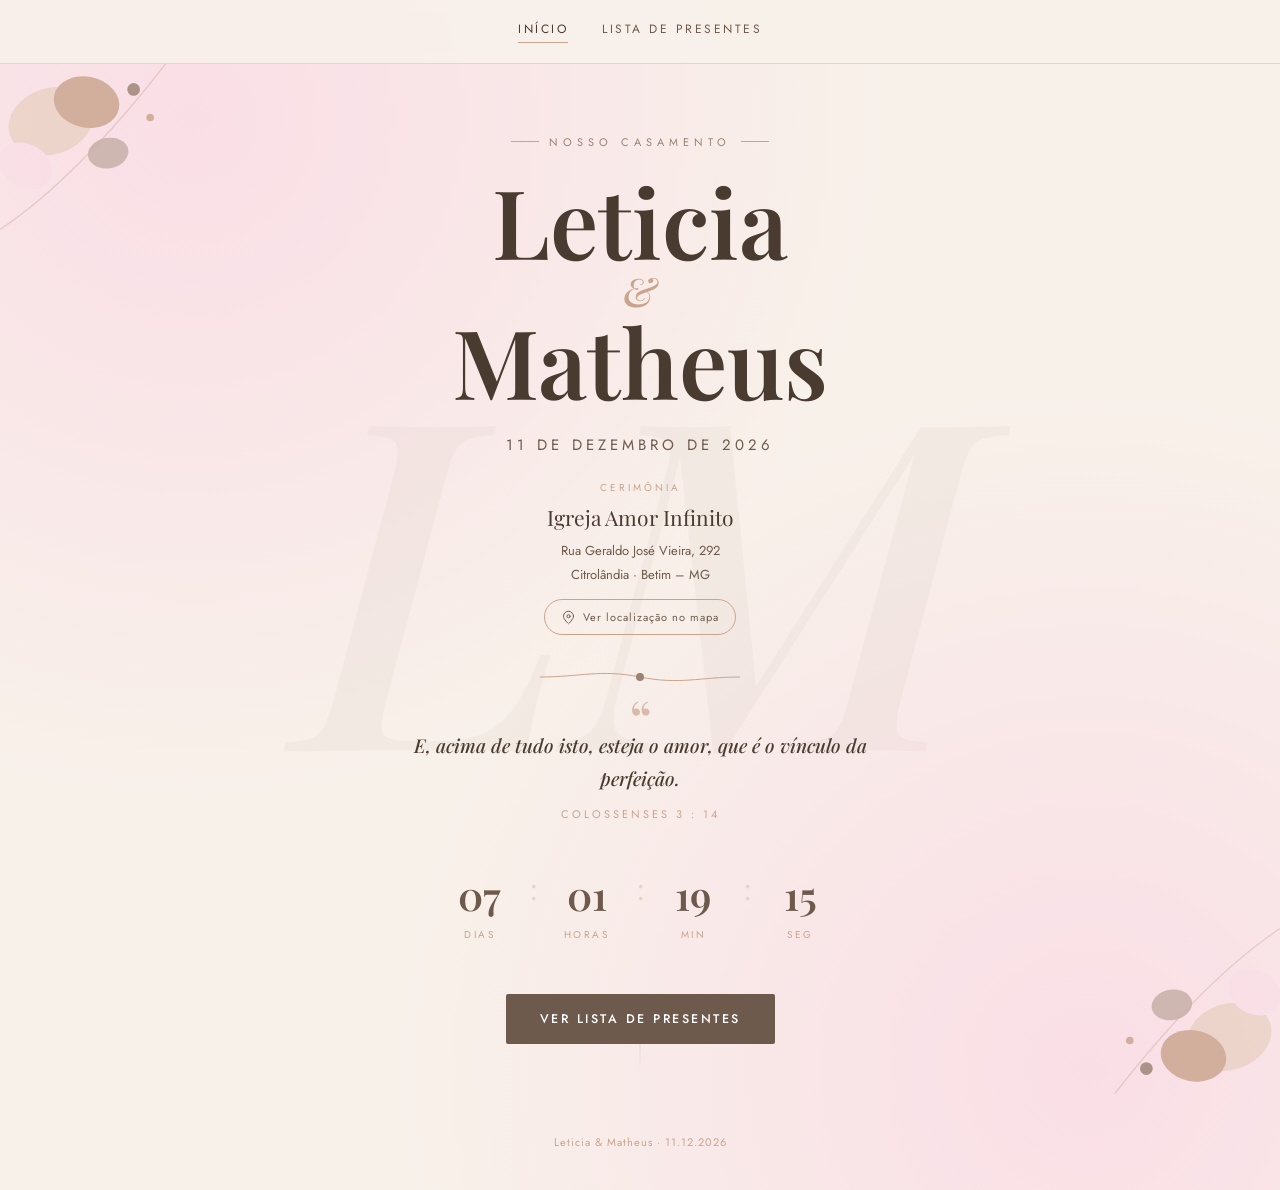
<file: index.html>
<!DOCTYPE html>
<html lang="pt-BR">
<head>
<meta charset="UTF-8">
<meta name="viewport" content="width=device-width, initial-scale=1.0">
<title>Leticia &amp; Matheus | 11.12.2026</title>

<link href="https://fonts.googleapis.com/css2?family=Playfair+Display:ital,wght@0,500;0,600;0,700;1,500&family=Jost:wght@300;400;500&display=swap" rel="stylesheet">
<link rel="stylesheet" href="css/style.css">

<style>
  .hero{
    min-height:100vh;
    display:flex;
    flex-direction:column;
    align-items:center;
    justify-content:center;
    text-align:center;
    padding:70px 24px 50px;
    position:relative;
  }

  .corner{
    position:absolute;
    width:min(280px, 42vw);
    height:auto;
    opacity:0.9;
  }

  .corner.tl{top:0;left:0;}
  .corner.br{bottom:0;right:0;transform:rotate(180deg);}

  .monogram-bg{
    position:absolute;
    top:50%;
    left:50%;
    transform:translate(-50%,-54%);
    font-family:'Playfair Display',serif;
    font-style:italic;
    font-weight:500;
    font-size:min(38vw, 460px);
    color:var(--mocha);
    opacity:0.05;
    line-height:1;
    z-index:0;
    pointer-events:none;
    user-select:none;
  }

  .content{
    position:relative;
    z-index:1;
    display:flex;
    flex-direction:column;
    align-items:center;
  }

  .eyebrow{
    letter-spacing:5px;
    text-transform:uppercase;
    font-size:11px;
    color:var(--mocha);
    margin-bottom:22px;
    opacity:0;
    animation:riseIn .8s ease forwards .1s;
  }

  .eyebrow::before,
  .eyebrow::after{
    content:'';
    display:inline-block;
    width:28px;
    height:1px;
    background:var(--rose);
    vertical-align:middle;
    margin:0 10px 3px;
  }

  h1{
    font-family:'Playfair Display',serif;
    font-weight:600;
    font-size:clamp(44px,9vw,96px);
    margin:0;
    line-height:1;
    color:var(--ink);
    opacity:0;
    animation:riseIn .9s ease forwards .3s;
  }

  .amp{
    display:block;
    font-style:italic;
    font-weight:500;
    color:var(--rose);
    font-size:0.42em;
    margin:2px 0;
  }

  .date-line{
    margin-top:26px;
    font-size:15px;
    letter-spacing:4px;
    color:var(--mocha-dk);
    opacity:0;
    animation:riseIn .8s ease forwards .5s;
  }

  /* Local da cerimônia */
  .local-casamento{
    margin-top:24px;
    display:flex;
    flex-direction:column;
    align-items:center;
    gap:8px;
    text-align:center;
    opacity:0;
    animation:riseIn .8s ease forwards .65s;
  }

  .local-casamento .local-titulo{
    font-size:10px;
    letter-spacing:3px;
    text-transform:uppercase;
    color:var(--rose);
  }

  .local-casamento .local-igreja{
    font-family:'Playfair Display',serif;
    font-size:21px;
    color:var(--ink);
  }

  .local-casamento .local-endereco{
    font-size:13px;
    line-height:1.8;
    color:var(--mocha-dk);
    max-width:320px;
  }

  .local-casamento .local-link{
    display:inline-flex;
    align-items:center;
    justify-content:center;
    gap:7px;
    margin-top:5px;
    padding:9px 16px;
    border:1px solid var(--rose);
    border-radius:30px;
    color:var(--mocha-dk);
    text-decoration:none;
    font-size:11px;
    letter-spacing:1px;
    transition:background .25s ease, color .25s ease;
  }

  .local-casamento .local-link:hover{
    background:var(--rose);
    color:white;
  }

  .local-casamento .local-link svg{
    width:15px;
    height:15px;
    flex-shrink:0;
  }

  .flourish-hero{
    width:200px;
    margin:32px 0;
    opacity:0;
    animation:riseIn .8s ease forwards .6s;
  }

  .verse-block{
    max-width:540px;
    padding:0 30px;
    opacity:0;
    animation:riseIn .8s ease forwards .75s;
  }

  .quote-mark{
    font-family:'Playfair Display',serif;
    font-size:56px;
    color:var(--rose);
    line-height:0;
    display:block;
    margin-bottom:10px;
    opacity:0.7;
  }

  .verse{
    font-family:'Playfair Display',serif;
    font-style:italic;
    font-weight:500;
    font-size:19px;
    line-height:1.75;
    color:var(--ink);
    margin:0 0 10px;
  }

  .verse-ref{
    font-size:11px;
    letter-spacing:3px;
    text-transform:uppercase;
    color:var(--rose);
    margin-bottom:46px;
  }

  .countdown{
    display:flex;
    align-items:center;
    margin-bottom:52px;
    opacity:0;
    animation:riseIn .8s ease forwards .9s;
  }

  .countdown .unit{
    display:flex;
    flex-direction:column;
    align-items:center;
    width:88px;
  }

  .countdown .num{
    font-family:'Playfair Display',serif;
    font-size:40px;
    font-weight:600;
    color:var(--mocha-dk);
    display:block;
    font-variant-numeric:tabular-nums;
  }

  .countdown .label{
    font-size:10px;
    letter-spacing:2.5px;
    text-transform:uppercase;
    color:var(--rose);
    margin-top:6px;
  }

  .countdown .sep{
    font-family:'Playfair Display',serif;
    font-size:28px;
    color:var(--blush);
    margin:0 6px;
    align-self:flex-start;
    margin-top:2px;
  }

  .cta{
    display:inline-flex;
    gap:16px;
    flex-wrap:wrap;
    justify-content:center;
    opacity:0;
    animation:riseIn .8s ease forwards 1.05s;
  }

  .scroll-cue{
    position:absolute;
    bottom:22px;
    left:50%;
    transform:translateX(-50%);
    width:1px;
    height:46px;
    background:linear-gradient(var(--rose), transparent);
    opacity:0.6;
  }

  @keyframes riseIn{
    from{
      opacity:0;
      transform:translateY(14px);
    }
    to{
      opacity:1;
      transform:translateY(0);
    }
  }

  @media (max-width:460px){
    .countdown .unit{width:66px;}
    .countdown .num{font-size:28px;}
    .corner{width:38vw;}
    .verse{font-size:16px;}

    .local-casamento .local-igreja{
      font-size:19px;
    }

    .local-casamento .local-endereco{
      font-size:12px;
      padding:0 12px;
    }
  }

  @media (prefers-reduced-motion:reduce){
    .eyebrow,
    h1,
    .date-line,
    .local-casamento,
    .flourish-hero,
    .verse-block,
    .countdown,
    .cta{
      opacity:1;
      animation:none;
    }

    .local-casamento .local-link{
      transition:none;
    }
  }
</style>
</head>

<body>

<nav class="site-nav">
  <a href="index.html" class="ativo">Início</a>
  <a href="presentes.html">Lista de presentes</a>
</nav>

<div class="hero">

  <svg class="corner tl" viewBox="0 0 220 220" fill="none" xmlns="http://www.w3.org/2000/svg">
    <g opacity="0.9">
      <ellipse cx="40" cy="45" rx="34" ry="26" fill="#E9D2C6" transform="rotate(-18 40 45)"/>
      <ellipse cx="68" cy="30" rx="26" ry="20" fill="#C9A48D" transform="rotate(12 68 30)"/>
      <ellipse cx="20" cy="80" rx="22" ry="17" fill="#FADEE6" transform="rotate(30 20 80)"/>
      <ellipse cx="85" cy="70" rx="16" ry="12" fill="#9C8272" opacity="0.55" transform="rotate(-10 85 70)"/>
      <path d="M0 130 Q60 90 130 0" stroke="#C9A48D" stroke-width="1" fill="none" opacity="0.5"/>
      <circle cx="105" cy="20" r="5" fill="#9C8272"/>
      <circle cx="118" cy="42" r="3" fill="#C9A48D"/>
    </g>
  </svg>

  <svg class="corner br" viewBox="0 0 220 220" fill="none" xmlns="http://www.w3.org/2000/svg">
    <g opacity="0.9">
      <ellipse cx="40" cy="45" rx="34" ry="26" fill="#E9D2C6" transform="rotate(-18 40 45)"/>
      <ellipse cx="68" cy="30" rx="26" ry="20" fill="#C9A48D" transform="rotate(12 68 30)"/>
      <ellipse cx="20" cy="80" rx="22" ry="17" fill="#FADEE6" transform="rotate(30 20 80)"/>
      <ellipse cx="85" cy="70" rx="16" ry="12" fill="#9C8272" opacity="0.55" transform="rotate(-10 85 70)"/>
      <path d="M0 130 Q60 90 130 0" stroke="#C9A48D" stroke-width="1" fill="none" opacity="0.5"/>
      <circle cx="105" cy="20" r="5" fill="#9C8272"/>
      <circle cx="118" cy="42" r="3" fill="#C9A48D"/>
    </g>
  </svg>

  <div class="monogram-bg">LM</div>

  <div class="content">

    <div class="eyebrow">Nosso casamento</div>

    <h1>Leticia<span class="amp">&amp;</span>Matheus</h1>

    <div class="date-line">11 DE DEZEMBRO DE 2026</div>

    <!-- Endereço da cerimônia: único conteúdo novo -->
    <div class="local-casamento">
      <span class="local-titulo">Cerimônia</span>

      <div class="local-igreja">Igreja Amor Infinito</div>

      <div class="local-endereco">
        Rua Geraldo José Vieira, 292<br>
        Citrolândia · Betim – MG
      </div>

      <a
        class="local-link"
        href="https://www.google.com/maps/search/?api=1&amp;query=Igreja+Amor+Infinito%2C+Rua+Geraldo+Jos%C3%A9+Vieira%2C+292%2C+Citrol%C3%A2ndia%2C+Betim%2C+MG"
        target="_blank"
        rel="noopener noreferrer"
        aria-label="Abrir localização da Igreja Amor Infinito no Google Maps"
      >
        <svg viewBox="0 0 24 24" fill="none"
          stroke="currentColor" stroke-width="1.6"
          stroke-linecap="round" stroke-linejoin="round"
          aria-hidden="true">
          <path d="M20 10c0 5-8 12-8 12S4 15 4 10a8 8 0 1 1 16 0Z"/>
          <circle cx="12" cy="10" r="2.5"/>
        </svg>
        Ver localização no mapa
      </a>
    </div>

    <svg class="flourish-hero" viewBox="0 0 200 20" fill="none" xmlns="http://www.w3.org/2000/svg">
      <path d="M0 10 C40 10,60 2,100 10 C140 18,160 10,200 10" stroke="#C9A48D" stroke-width="1" fill="none"/>
      <circle cx="100" cy="10" r="4" fill="#9C8272"/>
    </svg>

    <div class="verse-block">
      <span class="quote-mark">&ldquo;</span>
      <p class="verse">E, acima de tudo isto, esteja o amor, que é o vínculo da perfeição.</p>
      <div class="verse-ref">Colossenses 3 : 14</div>
    </div>

    <div class="countdown" id="countdown">
      <div class="unit">
        <span class="num" id="cd-dias">00</span>
        <span class="label">Dias</span>
      </div>

      <span class="sep">:</span>

      <div class="unit">
        <span class="num" id="cd-horas">00</span>
        <span class="label">Horas</span>
      </div>

      <span class="sep">:</span>

      <div class="unit">
        <span class="num" id="cd-min">00</span>
        <span class="label">Min</span>
      </div>

      <span class="sep">:</span>

      <div class="unit">
        <span class="num" id="cd-seg">00</span>
        <span class="label">Seg</span>
      </div>
    </div>

    <div class="cta">
      <a href="presentes.html" class="btn btn-primary">Ver lista de presentes</a>
    </div>

  </div>

  <div class="scroll-cue"></div>
</div>

<footer class="site-footer">
  Leticia &amp; Matheus · 11.12.2026
</footer>

<script src="js/countdown.js"></script>

</body>
</html>
</file>
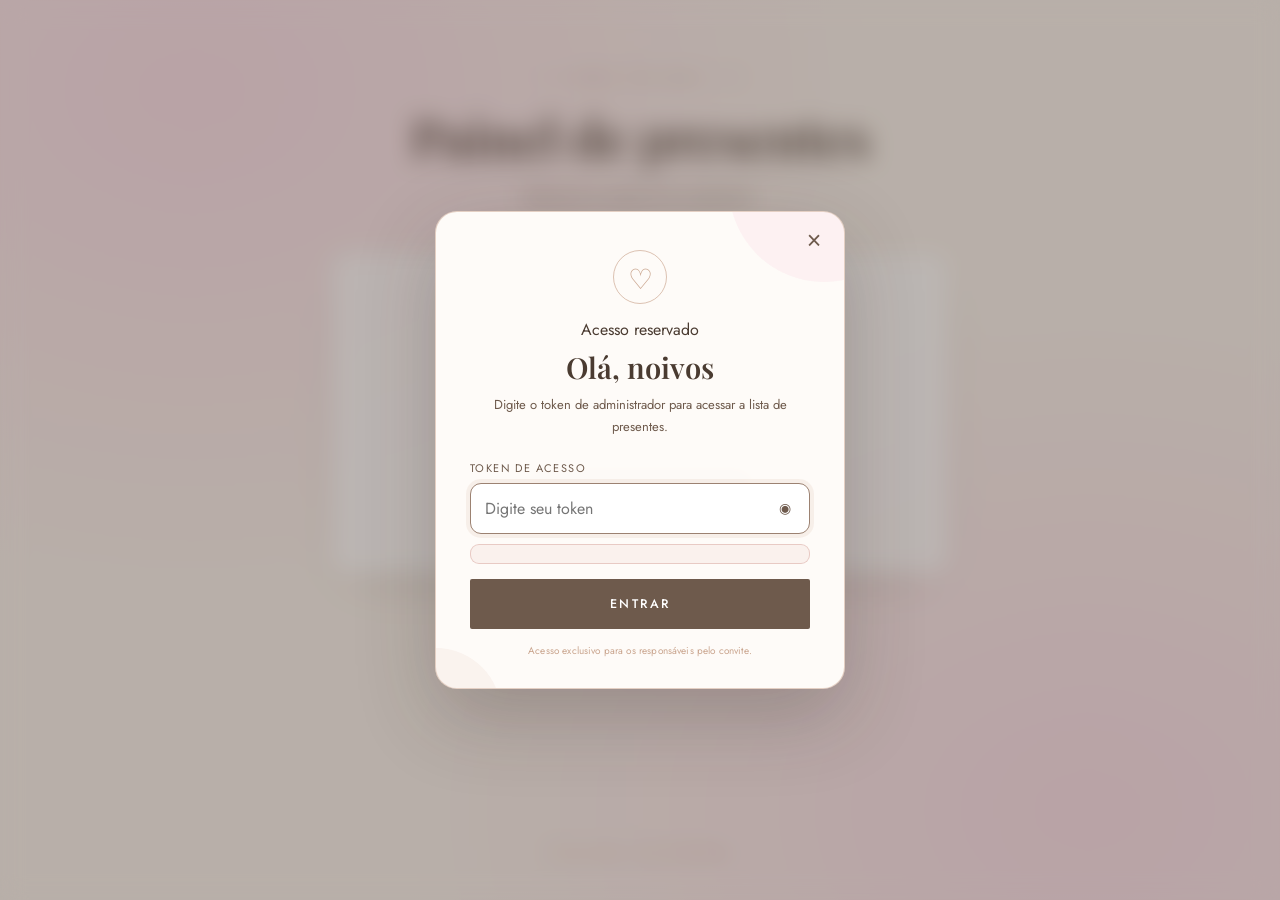
<file: admin.html>
<!DOCTYPE html>
<html lang="pt-BR">
<head>
<meta charset="UTF-8">
<meta name="viewport" content="width=device-width, initial-scale=1.0">
<title>Admin | Leticia & Matheus</title>
<meta name="robots" content="noindex, nofollow">
<link href="https://fonts.googleapis.com/css2?family=Playfair+Display:ital,wght@0,500;0,600;0,700;1,500&family=Jost:wght@300;400;500&display=swap" rel="stylesheet">
<link rel="stylesheet" href="css/style.css">
</head>
<body>

<header class="page-header admin-header">
  <div class="eyebrow">Área privada</div>
  <h1>Painel de presentes</h1>
  <p>Gerencie as reservas do casamento.</p>
</header>

<main class="container admin-main">
  <div class="admin-empty-state">
    <span class="admin-empty-heart">♡</span>
    <h2>Acesso reservado aos noivos</h2>
    <p>Entre para visualizar e liberar os presentes reservados.</p>
    <button type="button" class="btn btn-primary" id="abrir-admin-login">Entrar no painel</button>
  </div>

  <div id="loading-presentes" class="loading oculto">Carregando...</div>
  <table class="admin-tabela" id="tabela-presentes" style="display:none;">
    <thead>
      <tr><th>Item</th><th>Categoria</th><th>Status</th><th>Reservado por</th><th>E-mail</th><th>Ação</th></tr>
    </thead>
    <tbody id="tbody-presentes"></tbody>
  </table>
  <div class="msg erro oculto" id="msg-erro" role="alert">Não foi possível carregar os dados.</div>
</main>

<!-- Modal de acesso administrativo -->
<div class="admin-modal-overlay oculto" id="admin-login-overlay" aria-hidden="true">
  <div class="admin-modal" role="dialog" aria-modal="true" aria-labelledby="admin-modal-title">
    <button type="button" class="admin-modal-close" id="admin-modal-close" aria-label="Fechar">×</button>
    <div class="admin-modal-ornament">♡</div>
    <div class="eyebrow">Acesso reservado</div>
    <h2 id="admin-modal-title">Olá, noivos</h2>
    <p class="admin-modal-text">Digite o token de administrador para acessar a lista de presentes.</p>

    <div class="admin-field">
      <label for="admin-token-input">Token de acesso</label>
      <div class="admin-token-wrap">
        <input type="password" id="admin-token-input" autocomplete="off" placeholder="Digite seu token">
        <button type="button" id="admin-token-toggle" class="admin-token-toggle" aria-label="Mostrar token">◉</button>
      </div>
    </div>

    <div class="admin-login-error oculto" id="admin-login-error" role="alert"></div>
    <button type="button" class="btn btn-primary admin-login-btn" id="admin-login-btn">Entrar</button>
    <div class="admin-login-note">Acesso exclusivo para os responsáveis pelo convite.</div>
  </div>
</div>

<footer class="site-footer">Área privada · Leticia &amp; Matheus</footer>

<script src="js/config.js"></script>
<script src="js/admin.js?v=4"></script>
</body>
</html>
</file>
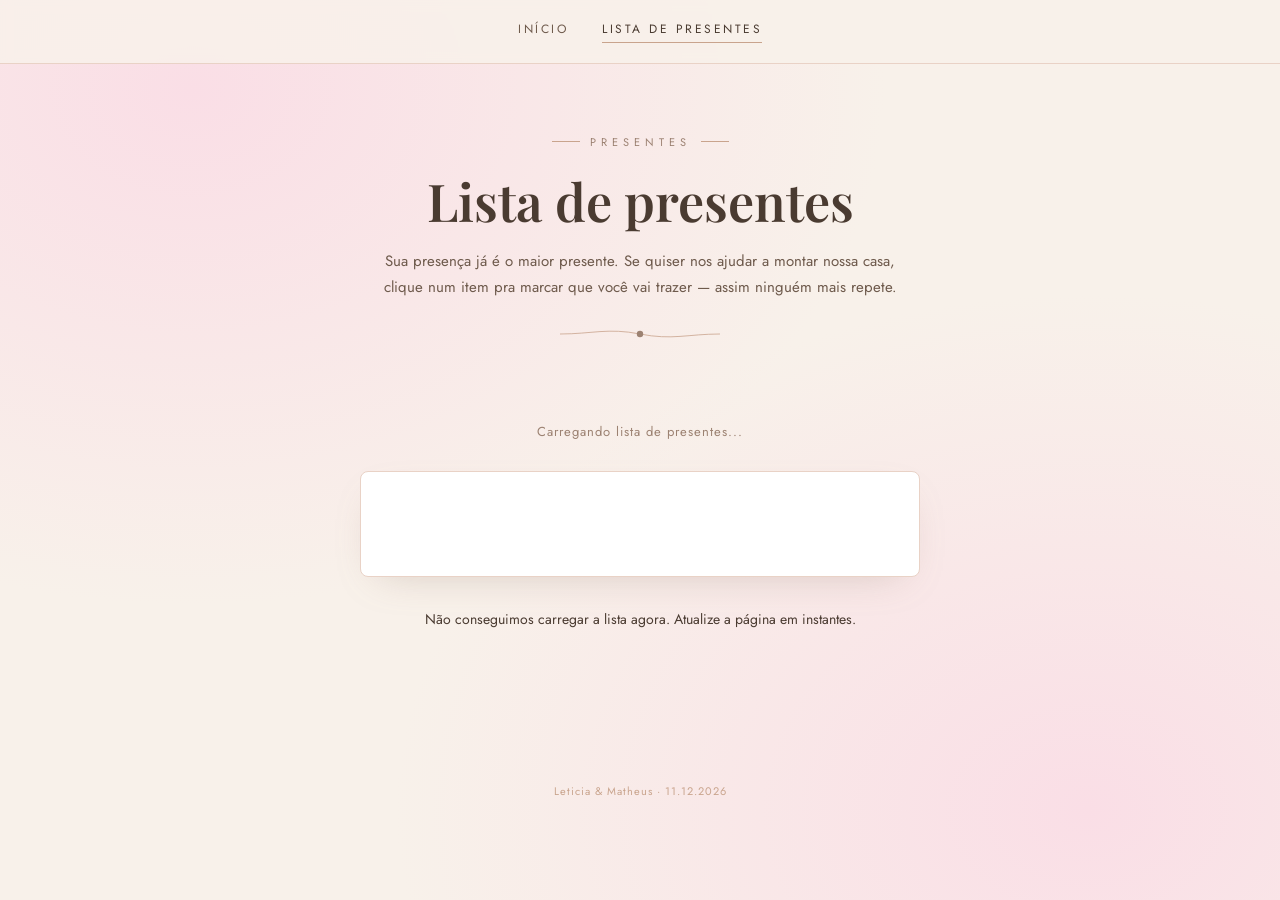
<file: presentes.html>
<!DOCTYPE html>
<html lang="pt-BR">
<head>
<meta charset="UTF-8">
<meta name="viewport" content="width=device-width, initial-scale=1.0">
<title>Lista de presentes | Leticia & Matheus</title>
<link href="https://fonts.googleapis.com/css2?family=Playfair+Display:ital,wght@0,500;0,600;0,700;1,500&family=Jost:wght@300;400;500&display=swap" rel="stylesheet">
<link rel="stylesheet" href="css/style.css">
</head>
<body>

<nav class="site-nav">
  <a href="index.html">Início</a>
  <a href="presentes.html" class="ativo">Lista de presentes</a>
</nav>

<header class="page-header">
  <div class="eyebrow">Presentes</div>
  <h1>Lista de presentes</h1>
  <p>Sua presença já é o maior presente. Se quiser nos ajudar a montar nossa casa, clique num item pra marcar que você vai trazer — assim ninguém mais repete.</p>
  <svg class="flourish" viewBox="0 0 200 20" fill="none" xmlns="http://www.w3.org/2000/svg">
    <path d="M0 10 C 40 10, 60 2, 100 10 C 140 18, 160 10, 200 10" stroke="#C9A48D" stroke-width="1" fill="none"/>
    <circle cx="100" cy="10" r="4" fill="#9C8272"/>
  </svg>
</header>

<div class="container container-estreito">
  <div id="loading" class="loading">Carregando lista de presentes...</div>
  <div class="lista-presentes-card oculto" id="lista-presentes-card"></div>
  <div class="msg oculto" id="msg-erro" role="alert">Não conseguimos carregar a lista agora. Atualize a página em instantes.</div>
</div>

<!-- Modal de marcação -->
<div class="modal-overlay oculto" id="modal-overlay">
  <div class="modal-card">
    <h3 id="modal-titulo">Marcar presente</h3>
    <div class="field">
      <label for="modal-nome">Seu nome</label>
      <input type="text" id="modal-nome" placeholder="Nome completo">
    </div>
    <div class="field">
      <label for="modal-email">Seu e-mail</label>
      <input type="email" id="modal-email" placeholder="seuemail@exemplo.com">
    </div>
    <div class="msg oculto" id="modal-erro" role="alert"></div>
    <div class="wizard-nav">
      <button type="button" class="btn btn-outline" id="modal-cancelar">Cancelar</button>
      <button type="button" class="btn btn-primary" id="modal-confirmar">Confirmar</button>
    </div>
  </div>
</div>

<!-- Modal de sucesso -->
<div class="modal-overlay oculto" id="modal-sucesso" aria-hidden="true">
  <div class="modal-card modal-sucesso-card" role="dialog" aria-modal="true" aria-labelledby="sucesso-titulo">
    <button type="button" class="modal-fechar" id="sucesso-fechar" aria-label="Fechar">×</button>
    <div class="sucesso-coracao">♡</div>
    <div class="eyebrow">Com gratidão</div>
    <h3 id="sucesso-titulo">Presente reservado!</h3>
    <p class="sucesso-texto">Agradecemos de coração por escolher um presente e fazer parte deste momento tão importante para nós.</p>
    <p class="sucesso-item" id="sucesso-item"></p>
    <p class="sucesso-presenca">Sua presença será uma alegria para nós neste dia tão especial.</p>
    <div class="sucesso-assinatura">Letícia &amp; Matheus</div>
    <button type="button" class="btn btn-primary sucesso-btn" id="sucesso-ok">Fechar</button>
  </div>
</div>

<footer class="site-footer">Leticia &amp; Matheus · 11.12.2026</footer>

<script src="js/config.js"></script>
<script src="js/presentes.js"></script>
</body>
</html>
</file>
<file: css/style.css>
/* ===================================================
   Convite de Casamento — Leticia & Matheus
   Folha de estilo compartilhada
   =================================================== */

:root{
  --mocha:#9C8272;
  --mocha-dk:#6E5A4C;
  --rose:#C9A48D;
  --blush:#E9D2C6;
  --blush-lt:#FADEE6;
  --cream:#F8F1EA;
  --white:#FFFFFF;
  --ink:#4A3B31;
  --erro:#B3564A;
  --sucesso:#7C8F6E;
}

*{box-sizing:border-box;}
html{scroll-behavior:smooth;}
body{
  margin:0;
  background:
    radial-gradient(ellipse at 15% 10%, var(--blush-lt) 0%, transparent 45%),
    radial-gradient(ellipse at 85% 90%, var(--blush-lt) 0%, transparent 45%),
    var(--cream);
  font-family:'Jost',sans-serif;
  color:var(--ink);
  min-height:100vh;
}

a{color:inherit;}

/* ---------------- Navegação ---------------- */
.site-nav{
  position:sticky;
  top:0;
  z-index:20;
  display:flex;
  justify-content:center;
  gap:34px;
  padding:20px 16px;
  background:rgba(248,241,234,0.85);
  backdrop-filter:blur(6px);
  border-bottom:1px solid var(--blush);
}
.site-nav a{
  font-size:12px;
  letter-spacing:2.5px;
  text-transform:uppercase;
  text-decoration:none;
  color:var(--mocha-dk);
  padding-bottom:4px;
  border-bottom:1px solid transparent;
  transition:border-color .25s ease, color .25s ease;
}
.site-nav a:hover,
.site-nav a.ativo{
  color:var(--ink);
  border-bottom-color:var(--rose);
}
@media (max-width:480px){
  .site-nav{gap:18px;}
  .site-nav a{font-size:10.5px; letter-spacing:1.5px;}
}

/* ---------------- Cabeçalho de página (páginas internas) ---------------- */
.page-header{
  text-align:center;
  padding:70px 20px 30px;
  position:relative;
}
.page-header .eyebrow{
  letter-spacing:5px;
  text-transform:uppercase;
  font-size:11px;
  color:var(--mocha);
  margin-bottom:16px;
}
.page-header .eyebrow::before,
.page-header .eyebrow::after{
  content:'';
  display:inline-block;
  width:28px;height:1px;
  background:var(--rose);
  vertical-align:middle;
  margin:0 10px 3px;
}
.page-header h1{
  font-family:'Playfair Display',serif;
  font-weight:600;
  font-size:clamp(32px,6vw,52px);
  margin:0 0 14px;
  color:var(--ink);
}
.page-header p{
  max-width:520px;
  margin:0 auto;
  font-size:15px;
  line-height:1.7;
  color:var(--mocha-dk);
}
.flourish{
  width:160px;
  margin:26px auto 0;
  display:block;
}

/* ---------------- Seções / containers ---------------- */
.container{
  max-width:760px;
  margin:0 auto;
  padding:20px 20px 100px;
}

/* ---------------- Modal de reserva ---------------- */
.modal-overlay{
  position:fixed;
  inset:0;
  background:rgba(74,59,49,0.45);
  display:flex;
  align-items:center;
  justify-content:center;
  padding:20px;
  z-index:50;
}
.modal-overlay.oculto{display:none;}
.modal-card{
  background:var(--white);
  border-radius:8px;
  padding:30px clamp(20px,5vw,36px);
  max-width:400px;
  width:100%;
  box-shadow:0 20px 60px -20px rgba(74,59,49,0.5);
}
.modal-card h3{
  font-family:'Playfair Display',serif;
  font-size:20px;
  margin:0 0 20px;
  text-align:center;
  color:var(--ink);
}

.presente-card.sem-foto{padding-top:30px;}
.presente-card .info-somente-nome{padding-top:0; align-items:center; text-align:center;}
.presente-card .mini-flourish{width:40px; height:auto; margin:0 0 12px;}
.presente-card.sem-foto h3{font-size:17px;}

/* ---------------- Presentes: ícone (svg) ---------------- */
.presente-card .icone-svg{
  width:100%;
  aspect-ratio:1/1;
  display:flex;
  align-items:center;
  justify-content:center;
  background:var(--blush-lt);
  color:var(--mocha-dk);
}
.presente-card .icone-svg svg{width:42%; height:42%;}

/* ---------------- Lista de presentes (estática, sem reserva) ---------------- */
.container-estreito{max-width:600px;}
.lista-presentes-card{
  background:var(--white);
  border:1px solid var(--blush);
  border-radius:8px;
  padding:clamp(28px,6vw,52px);
  box-shadow:0 14px 40px -20px rgba(156,130,114,0.4);
}
.categoria-presentes{margin-bottom:34px;}
.categoria-presentes:last-child{margin-bottom:0;}
.categoria-presentes h3{
  font-family:'Playfair Display',serif;
  font-style:italic;
  font-weight:500;
  font-size:15px;
  letter-spacing:1px;
  color:var(--mocha);
  margin:0 0 14px;
  padding-bottom:8px;
  border-bottom:1px solid var(--blush-lt);
}
.lista-itens{
  list-style:none;
  margin:0;
  padding:0;
  columns:1;
}
.lista-itens li{
  display:flex;
  align-items:center;
  justify-content:space-between;
  flex-wrap:wrap;
  gap:6px 14px;
  padding:12px 0;
  border-bottom:1px solid var(--blush-lt);
  font-size:15px;
  color:var(--ink);
  line-height:1.5;
}
.lista-itens li:last-child{border-bottom:none;}
.lista-itens li .nome-item{padding-left:18px; position:relative;}
.lista-itens li.disponivel .nome-item::before{
  content:'';
  position:absolute;
  left:0;
  top:9px;
  width:6px;
  height:6px;
  border-radius:50%;
  background:var(--rose);
}
.btn-escolher{
  font-family:'Jost',sans-serif;
  font-size:12px;
  font-weight:500;
  letter-spacing:1.5px;
  text-transform:uppercase;
  padding:8px 18px;
  border-radius:20px;
  border:1px solid var(--mocha);
  background:transparent;
  color:var(--mocha-dk);
  cursor:pointer;
  transition:all .2s ease;
  white-space:nowrap;
}
.btn-escolher:hover{background:var(--mocha-dk); color:var(--white); border-color:var(--mocha-dk);}
.lista-itens li.indisponivel{color:var(--rose);}
.lista-itens li.indisponivel .marca-x{
  color:var(--erro);
  font-weight:600;
  margin-right:2px;
}
.lista-itens li .tag-indisponivel{
  font-size:10px;
  letter-spacing:1px;
  text-transform:uppercase;
  color:var(--rose);
  border:1px solid var(--blush);
  border-radius:10px;
  padding:4px 10px;
  white-space:nowrap;
}
@media (min-width:480px){
  .lista-itens{columns:2; column-gap:28px;}
  .lista-itens li{break-inside:avoid;}
}

/* ---------------- Wizard de confirmação ---------------- */
.step-indicator{
  text-align:center;
  font-size:11px;
  letter-spacing:2px;
  text-transform:uppercase;
  color:var(--rose);
  margin-bottom:26px;
}
.step{display:none;}
.step.ativo{display:block; animation:fadeStep .4s ease;}
@keyframes fadeStep{from{opacity:0; transform:translateY(6px);} to{opacity:1; transform:translateY(0);}}
.step-hint{
  font-size:13px;
  color:var(--mocha-dk);
  text-align:center;
  margin:0 0 20px;
}
.wizard-nav{
  display:flex;
  justify-content:space-between;
  gap:12px;
  margin-top:10px;
}
.wizard-nav .btn{flex:1; text-align:center;}
.presentes-grid-wizard{max-height:420px; overflow-y:auto; padding:4px; margin-bottom:6px;}
.presente-card.selecionavel{cursor:pointer; transition:box-shadow .2s ease, border-color .2s ease;}
.presente-card.selecionado{
  border-color:var(--mocha-dk);
  box-shadow:0 0 0 2px var(--mocha-dk);
  position:relative;
}
.presente-card.selecionado::after{
  content:'✓';
  position:absolute;
  top:8px; right:8px;
  width:22px; height:22px;
  background:var(--mocha-dk);
  color:var(--white);
  border-radius:50%;
  display:flex; align-items:center; justify-content:center;
  font-size:13px;
}
.resumo-selecao{
  font-size:13px;
  color:var(--mocha-dk);
  text-align:center;
  margin-bottom:18px;
  min-height:18px;
}

/* ---------------- Formulários ---------------- */
.form-card{
  background:var(--white);
  border:1px solid var(--blush);
  border-radius:6px;
  padding:36px clamp(20px,5vw,48px);
  box-shadow:0 14px 40px -20px rgba(156,130,114,0.4);
}
.field{margin-bottom:22px;}
.field label{
  display:block;
  font-size:11px;
  letter-spacing:1.5px;
  text-transform:uppercase;
  color:var(--mocha-dk);
  margin-bottom:8px;
}
.field input,
.field select{
  width:100%;
  padding:12px 14px;
  border:1px solid var(--blush);
  border-radius:4px;
  background:var(--cream);
  font-family:'Jost',sans-serif;
  font-size:15px;
  color:var(--ink);
}
.field input:focus,
.field select:focus{
  outline:2px solid var(--rose);
  outline-offset:1px;
}
.guest-names{
  display:flex;
  flex-direction:column;
  gap:12px;
  margin-bottom:22px;
}

.btn{
  font-family:'Jost',sans-serif;
  font-size:12.5px;
  font-weight:500;
  letter-spacing:2.5px;
  text-transform:uppercase;
  text-decoration:none;
  padding:16px 34px;
  border-radius:2px;
  border:none;
  cursor:pointer;
  transition:all .3s ease;
  display:inline-block;
}
.btn-primary{
  background:var(--mocha-dk);
  color:var(--white);
}
.btn-primary:hover{background:var(--ink); transform:translateY(-2px);}
.btn-primary:disabled{opacity:0.5; cursor:not-allowed; transform:none;}
.btn-outline{
  border:1px solid var(--mocha);
  color:var(--mocha-dk);
  background:transparent;
}
.btn-outline:hover{background:var(--white); transform:translateY(-2px);}
.btn-full{width:100%; text-align:center;}

.msg{
  margin-top:18px;
  padding:14px 16px;
  border-radius:4px;
  font-size:14px;
  text-align:center;
}
.msg.sucesso{background:#EEF1EA; color:var(--sucesso); border:1px solid var(--sucesso);}
.msg.erro{background:#F7E9E7; color:var(--erro); border:1px solid var(--erro);}
.msg.oculto{display:none;}

/* ---------------- Grid de presentes ---------------- */
.presentes-grid{
  display:grid;
  grid-template-columns:repeat(2, 1fr);
  gap:16px;
}
@media (min-width:600px){
  .presentes-grid{grid-template-columns:repeat(auto-fill, minmax(220px, 1fr)); gap:22px;}
}
.presente-card{
  background:var(--white);
  border:1px solid var(--blush);
  border-radius:8px;
  padding:0 0 18px;
  text-align:center;
  box-shadow:0 10px 28px -18px rgba(156,130,114,0.4);
  display:flex;
  flex-direction:column;
  gap:8px;
  overflow:hidden;
}
.presente-card .foto{
  width:100%;
  aspect-ratio:1/1;
  object-fit:cover;
  background:var(--blush-lt);
  display:block;
}
.presente-card .icone{
  width:100%;
  aspect-ratio:1/1;
  display:flex;
  align-items:center;
  justify-content:center;
  font-size:34px;
  background:var(--blush-lt);
}
.presente-card .info{padding:2px 14px 0; display:flex; flex-direction:column; gap:8px; flex:1;}
.presente-card h3{
  font-family:'Playfair Display',serif;
  font-size:16px;
  margin:0;
  color:var(--ink);
}
.presente-card p{
  font-size:12.5px;
  color:var(--mocha-dk);
  margin:0;
  min-height:28px;
}
.presente-card .btn,
.presente-card .status-reservado{margin:0 14px;}
.presente-card .status-reservado{
  font-size:11px;
  letter-spacing:1.5px;
  text-transform:uppercase;
  color:var(--rose);
  border:1px solid var(--blush);
  border-radius:20px;
  padding:8px 0;
}
.presente-card.reservado{opacity:0.55;}

/* ---------------- Admin ---------------- */
.admin-total{
  text-align:center;
  margin-bottom:30px;
}
.nomes-lista{
  display:flex;
  flex-wrap:wrap;
  gap:8px;
  margin-bottom:40px;
}
.nomes-lista .chip{
  background:var(--white);
  border:1px solid var(--blush);
  border-radius:20px;
  padding:6px 14px;
  font-size:13px;
  color:var(--ink);
}
.admin-total .numero{
  font-family:'Playfair Display',serif;
  font-size:56px;
  color:var(--mocha-dk);
  display:block;
}
.admin-total .label{
  font-size:11px;
  letter-spacing:2px;
  text-transform:uppercase;
  color:var(--rose);
}
table.admin-tabela{
  width:100%;
  border-collapse:collapse;
  background:var(--white);
  border:1px solid var(--blush);
  border-radius:6px;
  overflow:hidden;
}
table.admin-tabela th,
table.admin-tabela td{
  padding:12px 16px;
  text-align:left;
  font-size:14px;
  border-bottom:1px solid var(--blush-lt);
}
table.admin-tabela th{
  background:var(--blush-lt);
  font-size:11px;
  letter-spacing:1.5px;
  text-transform:uppercase;
  color:var(--mocha-dk);
}
table.admin-tabela tr:last-child td{border-bottom:none;}
.btn-liberar{
  font-family:'Jost',sans-serif;
  font-size:11px;
  letter-spacing:1px;
  text-transform:uppercase;
  padding:6px 12px;
  border-radius:20px;
  border:1px solid var(--erro);
  background:transparent;
  color:var(--erro);
  cursor:pointer;
  white-space:nowrap;
}
.btn-liberar:hover{background:var(--erro); color:var(--white);}
.btn-liberar:disabled{opacity:0.5; cursor:not-allowed;}

.loading{
  text-align:center;
  color:var(--mocha);
  font-size:13px;
  letter-spacing:1px;
  padding:30px 0;
}

footer.site-footer{
  text-align:center;
  padding:40px 20px;
  font-size:11px;
  letter-spacing:1px;
  color:var(--rose);
}

@media (prefers-reduced-motion: reduce){
  *{animation-duration:0.01ms !important; animation-delay:0s !important;}
}

.admin-login-overlay.oculto{display:none !important;}
/* ============================================================
   Painel administrativo — modal de acesso
   ============================================================ */
.admin-bloqueado{overflow:hidden;}
.admin-main{padding-top:10px;}
.admin-empty-state{
  width:min(100%,620px);
  margin:0 auto 50px;
  padding:52px 30px;
  text-align:center;
  background:rgba(255,255,255,.72);
  border:1px solid var(--blush);
  border-radius:18px;
  box-shadow:0 18px 45px -30px rgba(74,59,49,.35);
}
.admin-empty-heart{
  display:block;
  width:64px;height:64px;
  margin:0 auto 18px;
  border:1px solid var(--rose);
  border-radius:50%;
  line-height:61px;
  font-family:'Playfair Display',serif;
  font-size:31px;
  color:var(--rose);
}
.admin-empty-state h2{
  margin:0 0 10px;
  font-family:'Playfair Display',serif;
  font-weight:600;
  color:var(--ink);
}
.admin-empty-state p{margin:0 auto 24px;color:var(--mocha-dk);font-size:14px;}

.admin-modal-overlay{
  position:fixed;
  inset:0;
  z-index:9999;
  display:flex;
  align-items:center;
  justify-content:center;
  padding:20px;
  background:rgba(50,38,32,.32);
  backdrop-filter:blur(12px);
  -webkit-backdrop-filter:blur(12px);
  opacity:1;
  animation:adminModalFade .25s ease both;
}
.admin-modal-overlay.oculto{display:none !important;}
.admin-modal{
  position:relative;
  width:min(100%,410px);
  padding:38px 34px 30px;
  text-align:center;
  background:rgba(255,252,249,.985);
  border:1px solid rgba(201,164,141,.5);
  border-radius:22px;
  box-shadow:0 28px 80px rgba(50,38,32,.24);
  overflow:hidden;
  animation:adminModalUp .32s cubic-bezier(.2,.8,.2,1) both;
}
.admin-modal::before{
  content:'';
  position:absolute;
  width:190px;height:190px;
  border-radius:50%;
  background:rgba(250,222,230,.36);
  top:-120px;right:-75px;
  pointer-events:none;
}
.admin-modal::after{
  content:'';
  position:absolute;
  width:130px;height:130px;
  border-radius:50%;
  background:rgba(233,210,198,.20);
  bottom:-90px;left:-65px;
  pointer-events:none;
}
.admin-modal-close{
  position:absolute;
  z-index:2;
  top:11px;right:13px;
  width:34px;height:34px;
  border:0;border-radius:50%;
  background:transparent;
  color:var(--mocha-dk);
  font-size:25px;font-weight:300;
  line-height:1;
  cursor:pointer;
  transition:background .2s,transform .2s;
}
.admin-modal-close:hover{background:var(--blush-lt);transform:rotate(8deg);}
.admin-modal-ornament{
  position:relative;z-index:1;
  width:54px;height:54px;
  margin:0 auto 14px;
  border:1px solid rgba(201,164,141,.65);
  border-radius:50%;
  display:grid;place-items:center;
  font-family:'Playfair Display',serif;
  font-size:28px;
  color:var(--rose);
}
.admin-modal .eyebrow{position:relative;z-index:1;margin-bottom:7px;}
.admin-modal h2{position:relative;z-index:1;margin:0 0 8px;font-family:'Playfair Display',serif;font-size:29px;font-weight:600;color:var(--ink);}
.admin-modal-text{position:relative;z-index:1;max-width:310px;margin:0 auto 23px;color:var(--mocha-dk);font-size:13px;line-height:1.65;}
.admin-field{position:relative;z-index:1;text-align:left;}
.admin-field label{display:block;margin:0 0 7px;font-size:11px;letter-spacing:1.4px;text-transform:uppercase;color:var(--mocha-dk);}
.admin-token-wrap{position:relative;}
.admin-token-wrap input{
  width:100%;box-sizing:border-box;
  padding:13px 48px 13px 14px;
  border:1px solid rgba(156,130,114,.42);
  border-radius:11px;
  background:#fff;color:var(--ink);
  font:inherit;outline:none;
  transition:border-color .2s,box-shadow .2s;
}
.admin-token-wrap input:focus{border-color:var(--mocha);box-shadow:0 0 0 4px rgba(201,164,141,.13);}
.admin-token-toggle{position:absolute;top:50%;right:7px;transform:translateY(-50%);width:36px;height:36px;border:0;border-radius:8px;background:transparent;color:var(--mocha-dk);cursor:pointer;font-size:14px;}
.admin-token-toggle:hover{background:var(--blush-lt);}
.admin-login-error{position:relative;z-index:1;margin-top:10px;padding:9px 11px;border:1px solid rgba(179,86,74,.25);border-radius:9px;background:rgba(179,86,74,.06);color:var(--erro);font-size:12px;line-height:1.4;text-align:left;}
.admin-login-btn{position:relative;z-index:1;width:100%;margin-top:15px;min-height:45px;}
.admin-login-note{position:relative;z-index:1;margin-top:14px;font-size:10px;color:var(--rose);letter-spacing:.15px;}
@keyframes adminModalFade{from{opacity:0;}to{opacity:1;}}
@keyframes adminModalUp{from{opacity:0;transform:translateY(14px) scale(.97);}to{opacity:1;transform:translateY(0) scale(1);}}
@media(max-width:480px){
  .admin-modal{padding:34px 22px 27px;border-radius:19px;}
  .admin-modal h2{font-size:27px;}
}


/* ---------------- Modal de sucesso da reserva ---------------- */
.modal-sucesso-card{
  position:relative;
  text-align:center;
  padding:38px 30px 30px;
  border-radius:20px;
  overflow:hidden;
  animation:successModalUp .32s cubic-bezier(.2,.8,.2,1) both;
}
.modal-sucesso-card::before{
  content:'';
  position:absolute;
  width:180px;height:180px;
  border-radius:50%;
  background:rgba(250,222,230,.38);
  top:-115px;right:-70px;
  pointer-events:none;
}
.sucesso-coracao{
  position:relative;
  width:58px;height:58px;
  margin:0 auto 14px;
  display:flex;align-items:center;justify-content:center;
  border-radius:50%;
  background:var(--blush-lt);
  color:var(--rose);
  font-family:'Playfair Display',serif;
  font-size:34px;
  line-height:1;
}
.modal-sucesso-card .eyebrow{
  position:relative;
  margin-bottom:8px;
}
.modal-sucesso-card h3{
  position:relative;
  margin-bottom:12px;
  font-size:25px;
}
.sucesso-texto{
  position:relative;
  margin:0 auto 10px;
  max-width:330px;
  color:var(--mocha-dk);
  font-size:14px;
  line-height:1.7;
}
.sucesso-presenca{
  margin:16px 0 8px;
  text-align:center;
  font-size:14px;
  line-height:1.7;
  color:var(--mocha-dk);
}
.sucesso-assinatura{
  margin:4px 0 20px;
  text-align:center;
  font-family:'Playfair Display',serif;
  font-size:18px;
  color:var(--ink);
}
.sucesso-item{
  position:relative;
  margin:0 auto 24px;
  max-width:330px;
  color:var(--rose);
  font-family:'Playfair Display',serif;
  font-style:italic;
  font-size:14px;
}
.modal-fechar{
  position:absolute;
  top:10px;right:12px;
  width:34px;height:34px;
  border:0;background:transparent;
  color:var(--mocha);
  font-size:27px;line-height:1;
  cursor:pointer;
  z-index:2;
}
.modal-fechar:hover{color:var(--ink);}
.sucesso-btn{
  position:relative;
  min-width:150px;
}
@keyframes successModalUp{
  from{opacity:0;transform:translateY(12px) scale(.98)}
  to{opacity:1;transform:translateY(0) scale(1)}
}
</file>
